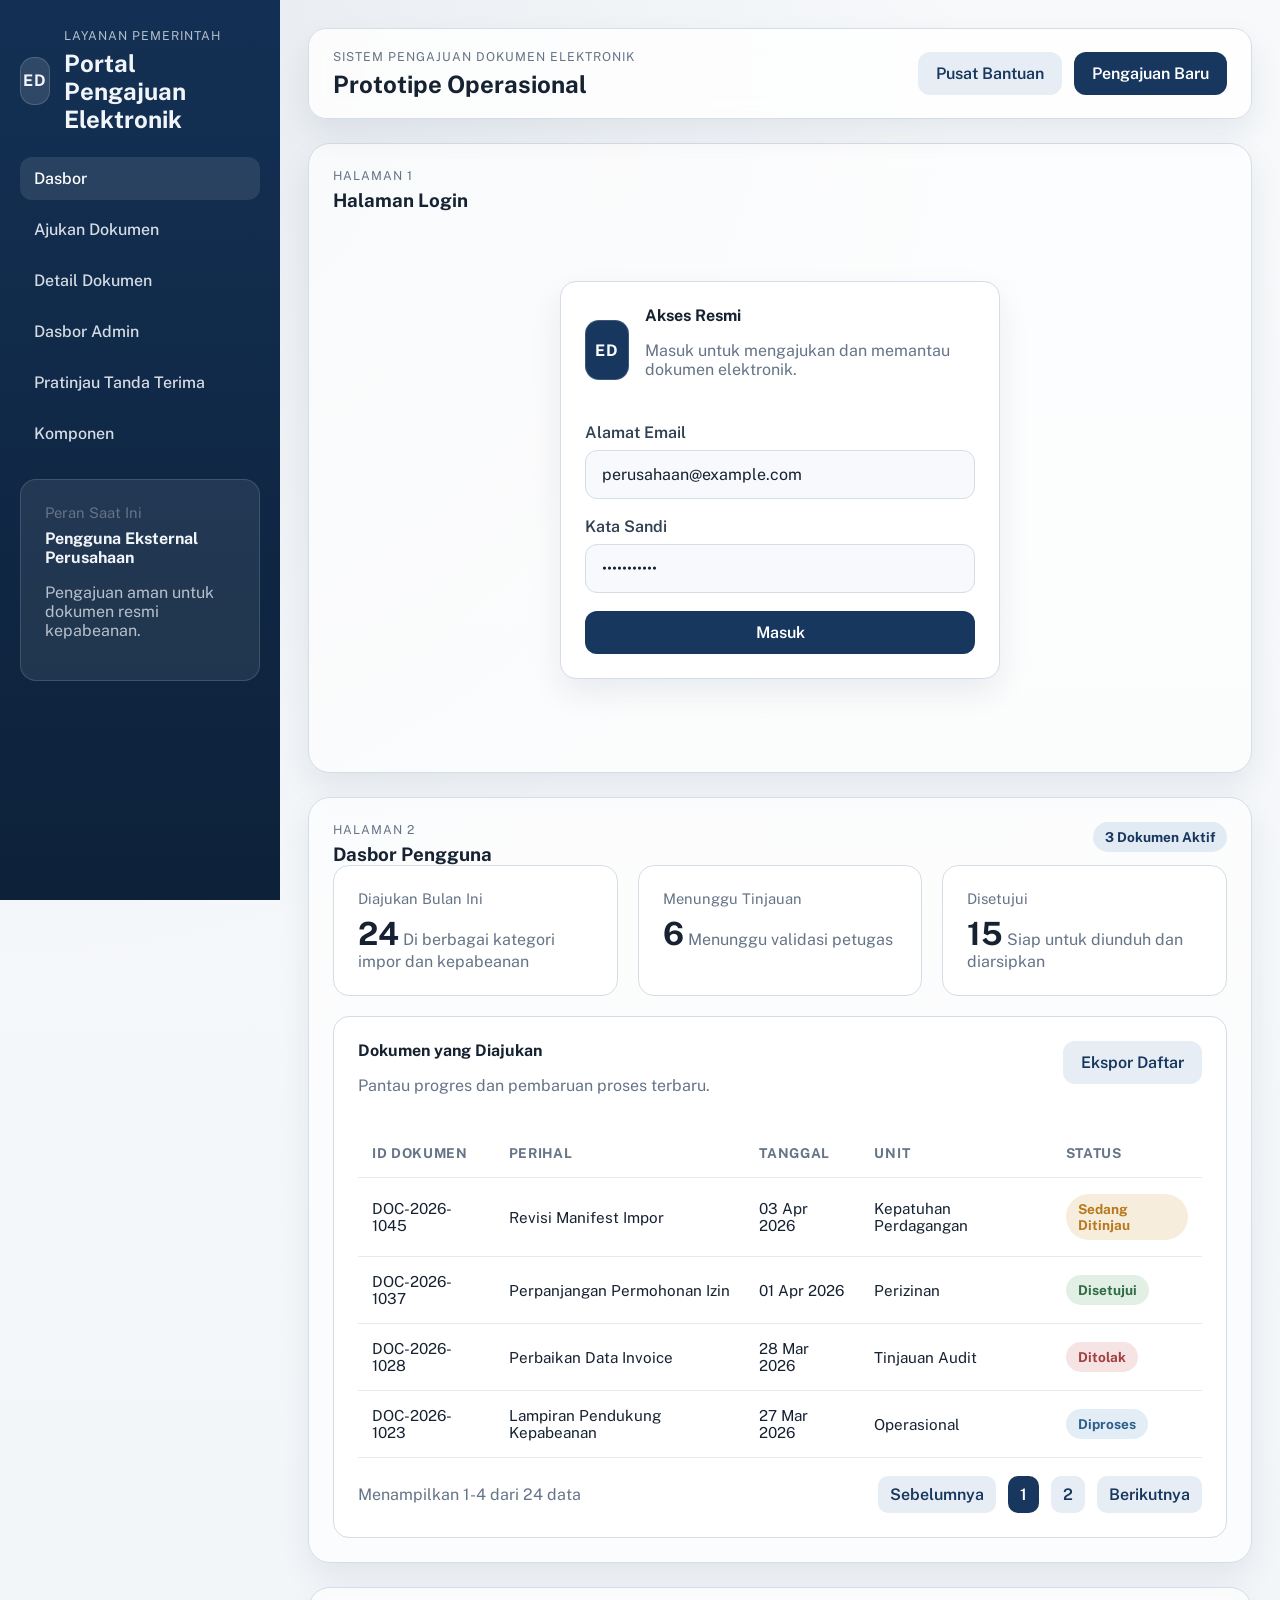
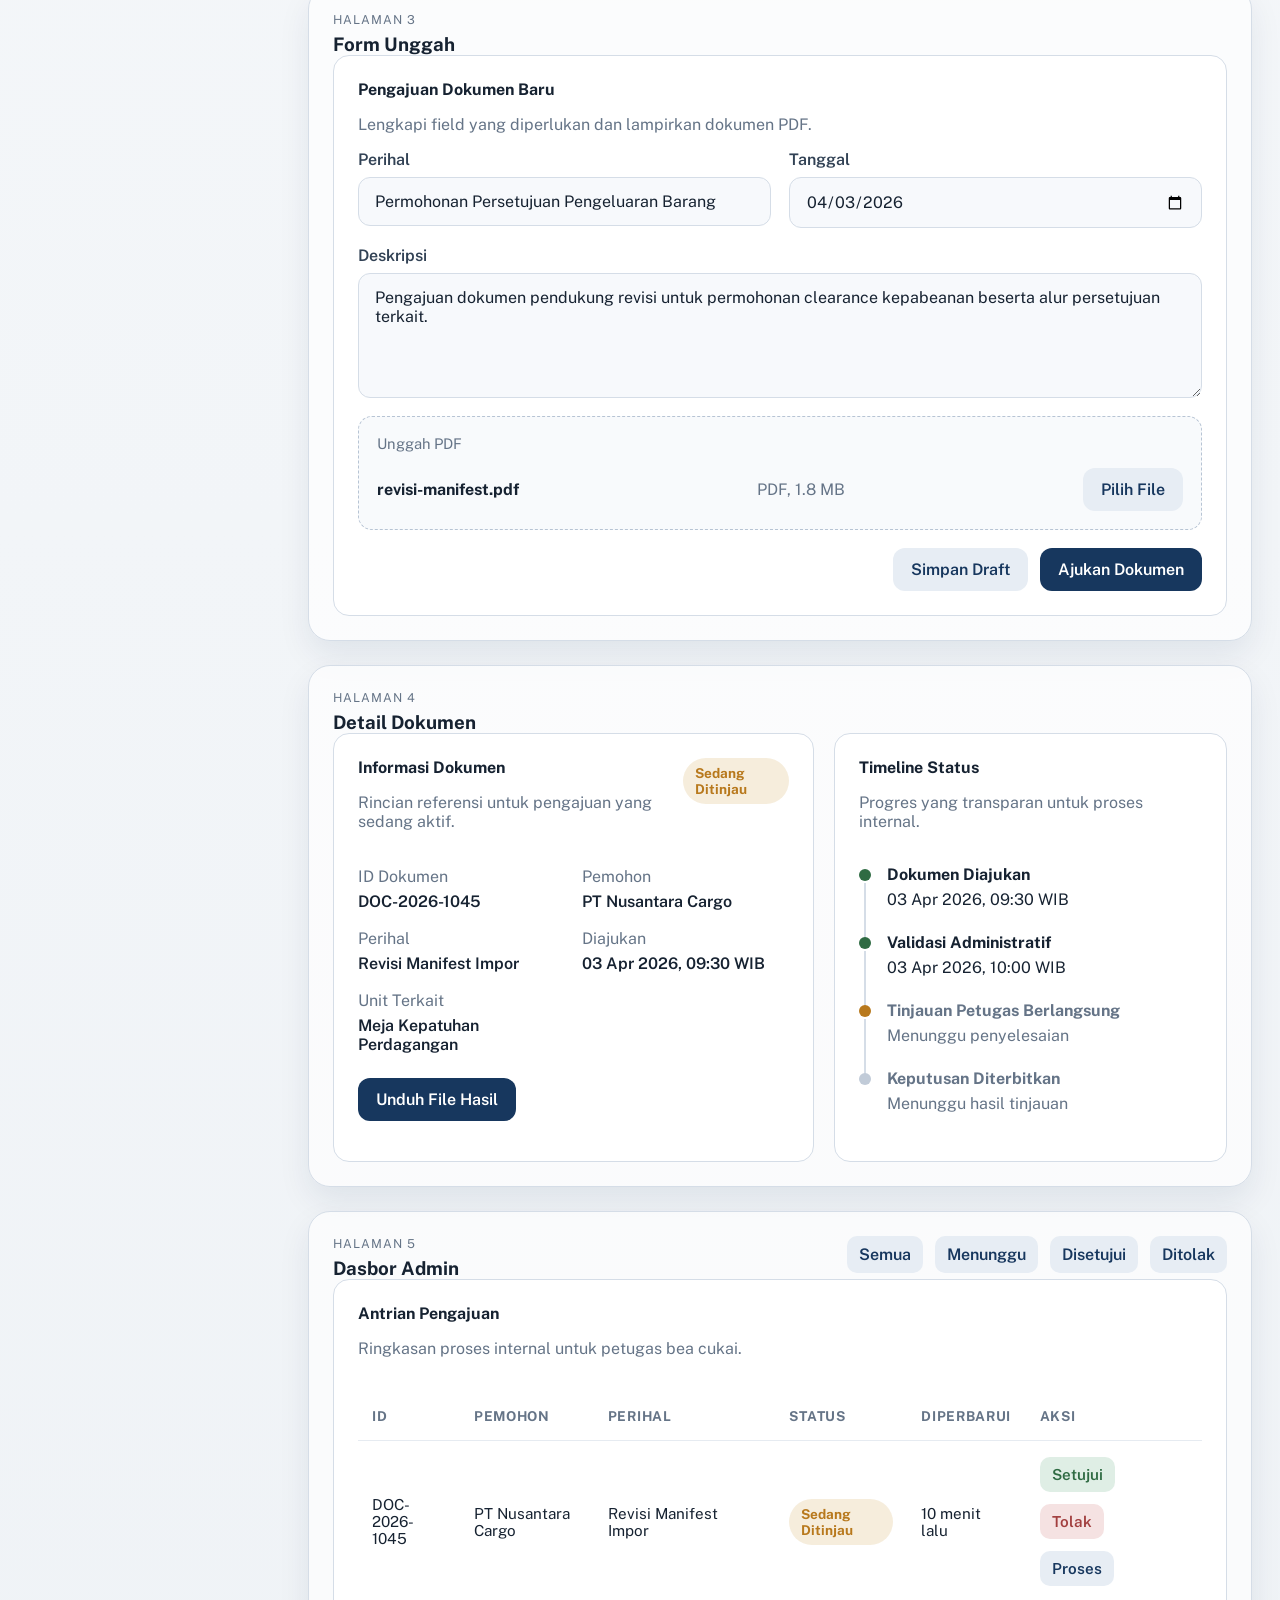
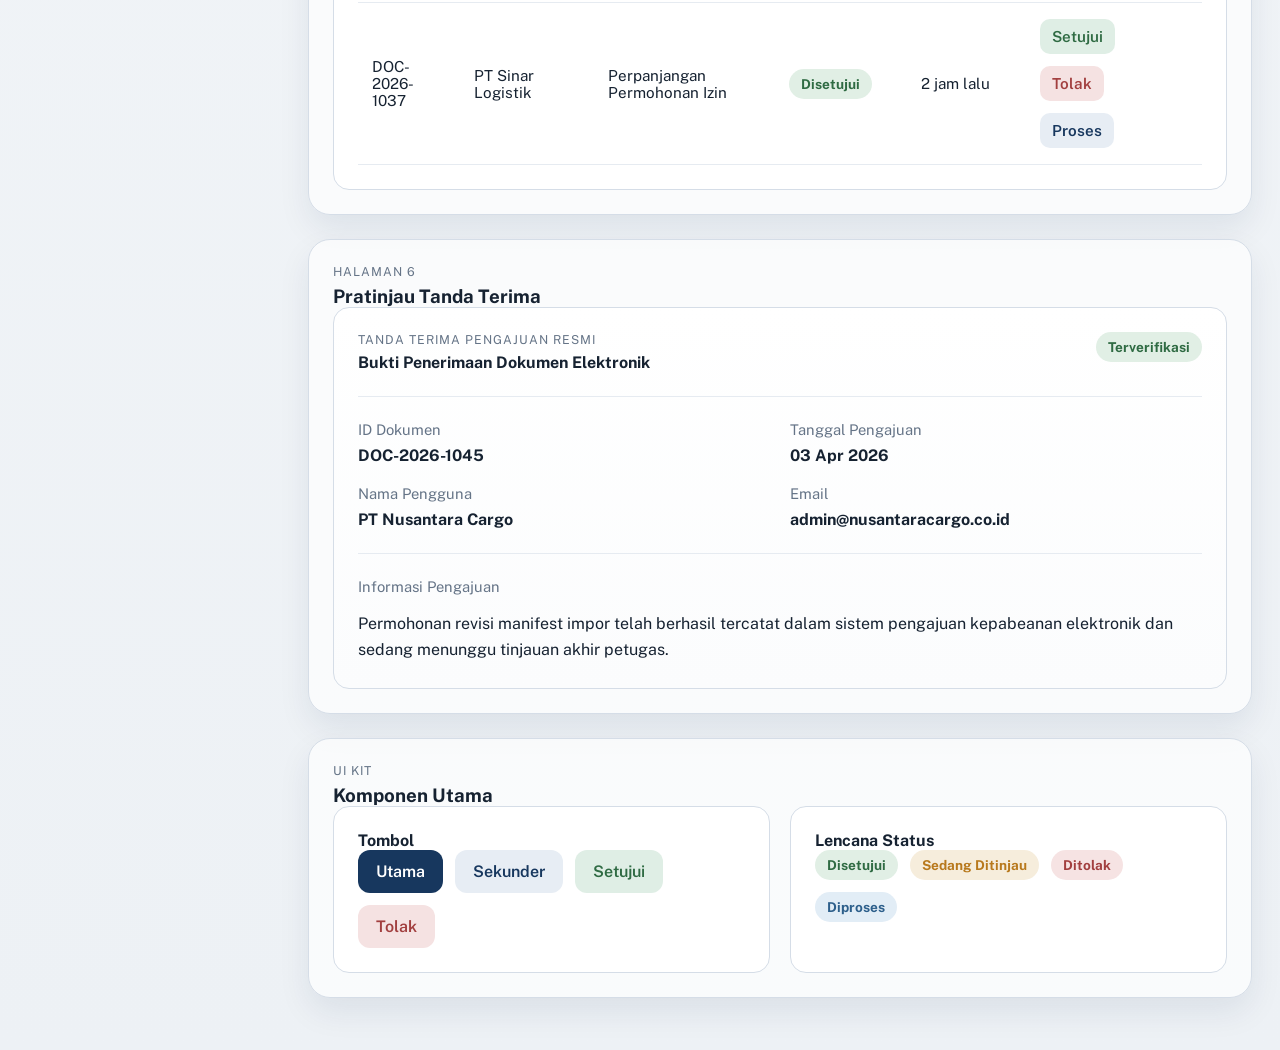
<file: index.html>
<!DOCTYPE html>
<html lang="id">
<head>
  <meta charset="UTF-8">
  <meta name="viewport" content="width=device-width, initial-scale=1.0">
  <title>Prototipe Portal Pengajuan Elektronik</title>
  <link rel="preconnect" href="https://fonts.googleapis.com">
  <link rel="preconnect" href="https://fonts.gstatic.com" crossorigin>
  <link href="https://fonts.googleapis.com/css2?family=Public+Sans:wght@400;500;600;700&display=swap" rel="stylesheet">
  <link rel="stylesheet" href="styles.css">
</head>
<body>
  <div class="site-shell">
    <aside class="sidebar">
      <div class="brand">
        <div class="brand-mark">ED</div>
        <div>
          <p class="eyebrow">Layanan Pemerintah</p>
          <h1>Portal Pengajuan Elektronik</h1>
        </div>
      </div>

      <nav class="nav">
        <a class="nav-link active" href="#dashboard">Dasbor</a>
        <a class="nav-link" href="#upload">Ajukan Dokumen</a>
        <a class="nav-link" href="#detail">Detail Dokumen</a>
        <a class="nav-link" href="#admin">Dasbor Admin</a>
        <a class="nav-link" href="#receipt">Pratinjau Tanda Terima</a>
        <a class="nav-link" href="#components">Komponen</a>
      </nav>

      <div class="sidebar-footer card subtle-card">
        <p class="card-label">Peran Saat Ini</p>
        <strong>Pengguna Eksternal Perusahaan</strong>
        <p class="muted">Pengajuan aman untuk dokumen resmi kepabeanan.</p>
      </div>
    </aside>

    <main class="main">
      <header class="topbar">
        <div>
          <p class="eyebrow">Sistem Pengajuan Dokumen Elektronik</p>
          <h2>Prototipe Operasional</h2>
        </div>
        <div class="topbar-actions">
          <button class="btn btn-secondary">Pusat Bantuan</button>
          <button class="btn btn-primary">Pengajuan Baru</button>
        </div>
      </header>

      <section class="screen login-screen" id="login">
        <div class="screen-heading">
          <div>
            <p class="eyebrow">Halaman 1</p>
            <h3>Halaman Login</h3>
          </div>
        </div>

        <div class="login-panel card">
          <div class="login-logo">
            <div class="brand-mark large">ED</div>
            <div>
              <h4>Akses Resmi</h4>
              <p class="muted">Masuk untuk mengajukan dan memantau dokumen elektronik.</p>
            </div>
          </div>

          <form class="form-grid">
            <label class="field">
              <span>Alamat Email</span>
              <input type="email" value="perusahaan@example.com">
            </label>
            <label class="field">
              <span>Kata Sandi</span>
              <input type="password" value="password123">
            </label>
            <button type="button" class="btn btn-primary btn-block">Masuk</button>
          </form>
        </div>
      </section>

      <section class="screen" id="dashboard">
        <div class="screen-heading">
          <div>
            <p class="eyebrow">Halaman 2</p>
            <h3>Dasbor Pengguna</h3>
          </div>
          <div class="screen-tools">
            <div class="badge badge-neutral">3 Dokumen Aktif</div>
          </div>
        </div>

        <div class="stats-grid">
          <article class="card metric-card">
            <p class="card-label">Diajukan Bulan Ini</p>
            <strong>24</strong>
            <span class="muted">Di berbagai kategori impor dan kepabeanan</span>
          </article>
          <article class="card metric-card">
            <p class="card-label">Menunggu Tinjauan</p>
            <strong>6</strong>
            <span class="muted">Menunggu validasi petugas</span>
          </article>
          <article class="card metric-card">
            <p class="card-label">Disetujui</p>
            <strong>15</strong>
            <span class="muted">Siap untuk diunduh dan diarsipkan</span>
          </article>
        </div>

        <article class="card">
          <div class="card-head">
            <div>
              <h4>Dokumen yang Diajukan</h4>
              <p class="muted">Pantau progres dan pembaruan proses terbaru.</p>
            </div>
            <button class="btn btn-secondary">Ekspor Daftar</button>
          </div>

          <div class="table-wrap">
            <table>
              <thead>
                <tr>
                  <th>ID Dokumen</th>
                  <th>Perihal</th>
                  <th>Tanggal</th>
                  <th>Unit</th>
                  <th>Status</th>
                </tr>
              </thead>
              <tbody>
                <tr>
                  <td>DOC-2026-1045</td>
                  <td>Revisi Manifest Impor</td>
                  <td>03 Apr 2026</td>
                  <td>Kepatuhan Perdagangan</td>
                  <td><span class="badge badge-warning">Sedang Ditinjau</span></td>
                </tr>
                <tr>
                  <td>DOC-2026-1037</td>
                  <td>Perpanjangan Permohonan Izin</td>
                  <td>01 Apr 2026</td>
                  <td>Perizinan</td>
                  <td><span class="badge badge-success">Disetujui</span></td>
                </tr>
                <tr>
                  <td>DOC-2026-1028</td>
                  <td>Perbaikan Data Invoice</td>
                  <td>28 Mar 2026</td>
                  <td>Tinjauan Audit</td>
                  <td><span class="badge badge-danger">Ditolak</span></td>
                </tr>
                <tr>
                  <td>DOC-2026-1023</td>
                  <td>Lampiran Pendukung Kepabeanan</td>
                  <td>27 Mar 2026</td>
                  <td>Operasional</td>
                  <td><span class="badge badge-info">Diproses</span></td>
                </tr>
              </tbody>
            </table>
          </div>

          <div class="pagination">
            <span class="muted">Menampilkan 1-4 dari 24 data</span>
            <div class="pagination-controls">
              <button class="btn btn-secondary btn-small">Sebelumnya</button>
              <button class="btn btn-primary btn-small">1</button>
              <button class="btn btn-secondary btn-small">2</button>
              <button class="btn btn-secondary btn-small">Berikutnya</button>
            </div>
          </div>
        </article>
      </section>

      <section class="screen" id="upload">
        <div class="screen-heading">
          <div>
            <p class="eyebrow">Halaman 3</p>
            <h3>Form Unggah</h3>
          </div>
        </div>

        <article class="card form-card">
          <div class="card-head">
            <div>
              <h4>Pengajuan Dokumen Baru</h4>
              <p class="muted">Lengkapi field yang diperlukan dan lampirkan dokumen PDF.</p>
            </div>
          </div>

          <form class="form-grid two-column">
            <label class="field">
              <span>Perihal</span>
              <input type="text" value="Permohonan Persetujuan Pengeluaran Barang">
            </label>
            <label class="field">
              <span>Tanggal</span>
              <input type="date" value="2026-04-03">
            </label>
            <label class="field field-full">
              <span>Deskripsi</span>
              <textarea rows="5">Pengajuan dokumen pendukung revisi untuk permohonan clearance kepabeanan beserta alur persetujuan terkait.</textarea>
            </label>
            <div class="upload-box field-full">
              <p class="card-label">Unggah PDF</p>
              <div class="upload-inner">
                <strong>revisi-manifest.pdf</strong>
                <span class="muted">PDF, 1.8 MB</span>
                <button type="button" class="btn btn-secondary">Pilih File</button>
              </div>
            </div>
            <div class="form-actions field-full">
              <button type="button" class="btn btn-secondary">Simpan Draft</button>
              <button type="button" class="btn btn-primary">Ajukan Dokumen</button>
            </div>
          </form>
        </article>
      </section>

      <section class="screen" id="detail">
        <div class="screen-heading">
          <div>
            <p class="eyebrow">Halaman 4</p>
            <h3>Detail Dokumen</h3>
          </div>
        </div>

        <div class="detail-grid">
          <article class="card">
            <div class="card-head">
              <div>
                <h4>Informasi Dokumen</h4>
                <p class="muted">Rincian referensi untuk pengajuan yang sedang aktif.</p>
              </div>
              <span class="badge badge-warning">Sedang Ditinjau</span>
            </div>

            <dl class="detail-list">
              <div>
                <dt>ID Dokumen</dt>
                <dd>DOC-2026-1045</dd>
              </div>
              <div>
                <dt>Pemohon</dt>
                <dd>PT Nusantara Cargo</dd>
              </div>
              <div>
                <dt>Perihal</dt>
                <dd>Revisi Manifest Impor</dd>
              </div>
              <div>
                <dt>Diajukan</dt>
                <dd>03 Apr 2026, 09:30 WIB</dd>
              </div>
              <div>
                <dt>Unit Terkait</dt>
                <dd>Meja Kepatuhan Perdagangan</dd>
              </div>
            </dl>

            <button class="btn btn-primary">Unduh File Hasil</button>
          </article>

          <article class="card">
            <div class="card-head">
              <div>
                <h4>Timeline Status</h4>
                <p class="muted">Progres yang transparan untuk proses internal.</p>
              </div>
            </div>

            <ol class="timeline">
              <li class="timeline-item complete">
                <strong>Dokumen Diajukan</strong>
                <span>03 Apr 2026, 09:30 WIB</span>
              </li>
              <li class="timeline-item complete">
                <strong>Validasi Administratif</strong>
                <span>03 Apr 2026, 10:00 WIB</span>
              </li>
              <li class="timeline-item current">
                <strong>Tinjauan Petugas Berlangsung</strong>
                <span>Menunggu penyelesaian</span>
              </li>
              <li class="timeline-item">
                <strong>Keputusan Diterbitkan</strong>
                <span>Menunggu hasil tinjauan</span>
              </li>
            </ol>
          </article>
        </div>
      </section>

      <section class="screen" id="admin">
        <div class="screen-heading">
          <div>
            <p class="eyebrow">Halaman 5</p>
            <h3>Dasbor Admin</h3>
          </div>
          <div class="filters">
            <button class="btn btn-secondary btn-small">Semua</button>
            <button class="btn btn-secondary btn-small">Menunggu</button>
            <button class="btn btn-secondary btn-small">Disetujui</button>
            <button class="btn btn-secondary btn-small">Ditolak</button>
          </div>
        </div>

        <article class="card">
          <div class="card-head">
            <div>
              <h4>Antrian Pengajuan</h4>
              <p class="muted">Ringkasan proses internal untuk petugas bea cukai.</p>
            </div>
          </div>

          <div class="table-wrap">
            <table>
              <thead>
                <tr>
                  <th>ID</th>
                  <th>Pemohon</th>
                  <th>Perihal</th>
                  <th>Status</th>
                  <th>Diperbarui</th>
                  <th>Aksi</th>
                </tr>
              </thead>
              <tbody>
                <tr>
                  <td>DOC-2026-1045</td>
                  <td>PT Nusantara Cargo</td>
                  <td>Revisi Manifest Impor</td>
                  <td><span class="badge badge-warning">Sedang Ditinjau</span></td>
                  <td>10 menit lalu</td>
                  <td>
                    <div class="action-group">
                      <button class="btn btn-success btn-small">Setujui</button>
                      <button class="btn btn-danger btn-small">Tolak</button>
                      <button class="btn btn-secondary btn-small">Proses</button>
                    </div>
                  </td>
                </tr>
                <tr>
                  <td>DOC-2026-1037</td>
                  <td>PT Sinar Logistik</td>
                  <td>Perpanjangan Permohonan Izin</td>
                  <td><span class="badge badge-success">Disetujui</span></td>
                  <td>2 jam lalu</td>
                  <td>
                    <div class="action-group">
                      <button class="btn btn-success btn-small">Setujui</button>
                      <button class="btn btn-danger btn-small">Tolak</button>
                      <button class="btn btn-secondary btn-small">Proses</button>
                    </div>
                  </td>
                </tr>
              </tbody>
            </table>
          </div>
        </article>
      </section>

      <section class="screen" id="receipt">
        <div class="screen-heading">
          <div>
            <p class="eyebrow">Halaman 6</p>
            <h3>Pratinjau Tanda Terima</h3>
          </div>
        </div>

        <article class="receipt card">
          <div class="receipt-head">
            <div>
              <p class="eyebrow">Tanda Terima Pengajuan Resmi</p>
              <h4>Bukti Penerimaan Dokumen Elektronik</h4>
            </div>
            <span class="badge badge-success">Terverifikasi</span>
          </div>

          <div class="receipt-grid">
            <div>
              <p class="card-label">ID Dokumen</p>
              <strong>DOC-2026-1045</strong>
            </div>
            <div>
              <p class="card-label">Tanggal Pengajuan</p>
              <strong>03 Apr 2026</strong>
            </div>
            <div>
              <p class="card-label">Nama Pengguna</p>
              <strong>PT Nusantara Cargo</strong>
            </div>
            <div>
              <p class="card-label">Email</p>
              <strong>admin@nusantaracargo.co.id</strong>
            </div>
          </div>

          <div class="receipt-summary">
            <p class="card-label">Informasi Pengajuan</p>
            <p>Permohonan revisi manifest impor telah berhasil tercatat dalam sistem pengajuan kepabeanan elektronik dan sedang menunggu tinjauan akhir petugas.</p>
          </div>
        </article>
      </section>

      <section class="screen" id="components">
        <div class="screen-heading">
          <div>
            <p class="eyebrow">UI Kit</p>
            <h3>Komponen Utama</h3>
          </div>
        </div>

        <div class="component-grid">
          <article class="card">
            <h4>Tombol</h4>
            <div class="stack-row">
              <button class="btn btn-primary">Utama</button>
              <button class="btn btn-secondary">Sekunder</button>
              <button class="btn btn-success">Setujui</button>
              <button class="btn btn-danger">Tolak</button>
            </div>
          </article>

          <article class="card">
            <h4>Lencana Status</h4>
            <div class="stack-row">
              <span class="badge badge-success">Disetujui</span>
              <span class="badge badge-warning">Sedang Ditinjau</span>
              <span class="badge badge-danger">Ditolak</span>
              <span class="badge badge-info">Diproses</span>
            </div>
          </article>
        </div>
      </section>
    </main>
  </div>
</body>
</html>
</file>
<file: styles.css>
:root {
  --bg: #edf1f5;
  --surface: #ffffff;
  --surface-alt: #f7f9fc;
  --border: #d5dde7;
  --text: #162231;
  --muted: #657487;
  --primary: #17375e;
  --primary-strong: #102948;
  --success: #2f6b43;
  --warning: #b8791d;
  --danger: #a23f3f;
  --info: #2d5f8b;
  --shadow: 0 14px 32px rgba(15, 39, 71, 0.08);
  --radius: 16px;
  --radius-sm: 10px;
  --sidebar-width: 280px;
}

* {
  box-sizing: border-box;
}

html {
  scroll-behavior: smooth;
}

body {
  margin: 0;
  font-family: "Public Sans", sans-serif;
  background:
    radial-gradient(circle at top left, rgba(23, 55, 94, 0.08), transparent 22%),
    linear-gradient(180deg, #f7f9fb 0%, var(--bg) 100%);
  color: var(--text);
}

button,
input,
textarea {
  font: inherit;
}

.site-shell {
  display: grid;
  grid-template-columns: var(--sidebar-width) minmax(0, 1fr);
  min-height: 100vh;
}

.sidebar {
  position: sticky;
  top: 0;
  height: 100vh;
  padding: 28px 20px;
  background: linear-gradient(180deg, #133054 0%, #0d2139 100%);
  color: #f1f5f9;
  display: flex;
  flex-direction: column;
  gap: 24px;
}

.brand {
  display: flex;
  align-items: center;
  gap: 14px;
}

.brand-mark {
  width: 48px;
  height: 48px;
  border-radius: 14px;
  display: grid;
  place-items: center;
  background: rgba(255, 255, 255, 0.12);
  border: 1px solid rgba(255, 255, 255, 0.16);
  font-weight: 700;
  letter-spacing: 0.08em;
}

.brand-mark.large {
  width: 60px;
  height: 60px;
  color: white;
  background: var(--primary);
}

.brand h1,
.topbar h2,
.screen-heading h3,
.card h4 {
  margin: 0;
}

.eyebrow {
  margin: 0 0 6px;
  font-size: 0.77rem;
  text-transform: uppercase;
  letter-spacing: 0.08em;
  color: var(--muted);
}

.sidebar .eyebrow,
.sidebar .muted {
  color: rgba(241, 245, 249, 0.72);
}

.nav {
  display: flex;
  flex-direction: column;
  gap: 8px;
}

.nav-link {
  padding: 12px 14px;
  border-radius: 12px;
  color: rgba(241, 245, 249, 0.88);
  text-decoration: none;
  font-weight: 500;
}

.nav-link:hover,
.nav-link.active {
  background: rgba(255, 255, 255, 0.1);
  color: white;
}

.main {
  padding: 28px;
}

.topbar,
.screen,
.card,
.login-panel,
.receipt {
  border: 1px solid var(--border);
}

.topbar {
  background: rgba(255, 255, 255, 0.82);
  backdrop-filter: blur(10px);
  border-radius: 18px;
  padding: 20px 24px;
  display: flex;
  justify-content: space-between;
  align-items: center;
  margin-bottom: 24px;
  box-shadow: var(--shadow);
}

.topbar-actions,
.screen-tools,
.filters,
.stack-row,
.pagination-controls,
.action-group {
  display: flex;
  gap: 12px;
  flex-wrap: wrap;
}

.screen {
  background: rgba(255, 255, 255, 0.7);
  border-radius: 22px;
  padding: 24px;
  margin-bottom: 24px;
  box-shadow: var(--shadow);
}

.screen-heading,
.card-head,
.receipt-head {
  display: flex;
  justify-content: space-between;
  align-items: flex-start;
  gap: 16px;
}

.login-screen {
  min-height: 70vh;
  display: flex;
  flex-direction: column;
}

.login-panel {
  width: min(440px, 100%);
  background: var(--surface);
  margin: auto;
  border-radius: 20px;
  padding: 32px;
  box-shadow: var(--shadow);
}

.login-logo {
  display: flex;
  align-items: center;
  gap: 16px;
  margin-bottom: 28px;
}

.card,
.receipt {
  background: var(--surface);
  border-radius: var(--radius);
  padding: 24px;
}

.subtle-card {
  background: rgba(255, 255, 255, 0.08);
  border-color: rgba(255, 255, 255, 0.14);
}

.stats-grid,
.component-grid,
.detail-grid {
  display: grid;
  gap: 20px;
}

.stats-grid {
  grid-template-columns: repeat(3, minmax(0, 1fr));
  margin-bottom: 20px;
}

.component-grid {
  grid-template-columns: repeat(2, minmax(0, 1fr));
}

.detail-grid {
  grid-template-columns: 1.1fr 0.9fr;
}

.metric-card strong {
  font-size: 2rem;
  margin: 10px 0 6px;
}

.card-label {
  margin: 0 0 8px;
  color: var(--muted);
  font-size: 0.92rem;
}

.muted {
  color: var(--muted);
}

.form-grid {
  display: grid;
  gap: 18px;
}

.form-grid.two-column {
  grid-template-columns: repeat(2, minmax(0, 1fr));
}

.field,
.upload-box {
  display: flex;
  flex-direction: column;
  gap: 8px;
}

.field span {
  font-weight: 600;
  color: #324255;
}

.field input,
.field textarea {
  width: 100%;
  border: 1px solid var(--border);
  border-radius: 12px;
  padding: 14px 16px;
  background: var(--surface-alt);
  color: var(--text);
}

.field-full {
  grid-column: 1 / -1;
}

.upload-box {
  padding: 18px;
  border: 1px dashed #b7c4d4;
  border-radius: 14px;
  background: #f8fafc;
}

.upload-inner {
  display: flex;
  align-items: center;
  justify-content: space-between;
  gap: 16px;
  flex-wrap: wrap;
}

.form-actions {
  display: flex;
  justify-content: flex-end;
  gap: 12px;
}

.btn {
  border: 0;
  border-radius: 12px;
  padding: 12px 18px;
  font-weight: 600;
  cursor: pointer;
  transition: background-color 0.2s ease, transform 0.2s ease;
}

.btn:hover {
  transform: translateY(-1px);
}

.btn-primary {
  background: var(--primary);
  color: white;
}

.btn-primary:hover {
  background: var(--primary-strong);
}

.btn-secondary {
  background: #e7edf4;
  color: var(--primary);
}

.btn-success {
  background: #dfeee5;
  color: var(--success);
}

.btn-danger {
  background: #f5e2e2;
  color: var(--danger);
}

.btn-small {
  padding: 9px 12px;
  border-radius: 10px;
}

.btn-block {
  width: 100%;
}

.badge {
  display: inline-flex;
  align-items: center;
  border-radius: 999px;
  padding: 7px 12px;
  font-size: 0.85rem;
  font-weight: 700;
}

.badge-neutral {
  color: var(--primary);
  background: #e2eaf4;
}

.badge-success {
  color: var(--success);
  background: #e1efe5;
}

.badge-warning {
  color: var(--warning);
  background: #f6eddc;
}

.badge-danger {
  color: var(--danger);
  background: #f6e3e3;
}

.badge-info {
  color: var(--info);
  background: #e2edf6;
}

.table-wrap {
  overflow-x: auto;
  margin-top: 18px;
}

table {
  width: 100%;
  border-collapse: collapse;
  min-width: 760px;
}

th,
td {
  padding: 16px 14px;
  border-bottom: 1px solid #e6ebf1;
  text-align: left;
  font-size: 0.95rem;
}

th {
  color: var(--muted);
  font-size: 0.85rem;
  text-transform: uppercase;
  letter-spacing: 0.05em;
}

.pagination {
  display: flex;
  justify-content: space-between;
  align-items: center;
  gap: 12px;
  margin-top: 18px;
}

.detail-list {
  display: grid;
  grid-template-columns: repeat(2, minmax(0, 1fr));
  gap: 18px;
  margin: 20px 0 24px;
}

.detail-list dt {
  color: var(--muted);
  margin-bottom: 6px;
}

.detail-list dd {
  margin: 0;
  font-weight: 600;
}

.timeline {
  list-style: none;
  padding: 0;
  margin: 18px 0 0;
}

.timeline-item {
  position: relative;
  padding: 0 0 24px 28px;
  color: var(--muted);
}

.timeline-item::before {
  content: "";
  position: absolute;
  left: 0;
  top: 4px;
  width: 12px;
  height: 12px;
  border-radius: 50%;
  background: #c1cbd8;
}

.timeline-item::after {
  content: "";
  position: absolute;
  left: 5px;
  top: 18px;
  width: 2px;
  height: calc(100% - 8px);
  background: #d5dde7;
}

.timeline-item:last-child::after {
  display: none;
}

.timeline-item.complete {
  color: var(--text);
}

.timeline-item.complete::before {
  background: var(--success);
}

.timeline-item.current::before {
  background: var(--warning);
}

.timeline-item strong,
.timeline-item span {
  display: block;
}

.timeline-item strong {
  margin-bottom: 6px;
}

.receipt {
  max-width: 920px;
  background: linear-gradient(180deg, #ffffff 0%, #fbfcfd 100%);
}

.receipt-grid {
  display: grid;
  grid-template-columns: repeat(2, minmax(0, 1fr));
  gap: 20px;
  padding: 24px 0;
  border-top: 1px solid #e6ebf1;
  border-bottom: 1px solid #e6ebf1;
  margin: 24px 0;
}

.receipt-summary p:last-child {
  margin-bottom: 0;
  line-height: 1.65;
}

@media (max-width: 1080px) {
  .site-shell {
    grid-template-columns: 1fr;
  }

  .sidebar {
    position: static;
    height: auto;
  }

  .stats-grid,
  .detail-grid,
  .component-grid,
  .form-grid.two-column,
  .receipt-grid {
    grid-template-columns: 1fr;
  }
}

@media (max-width: 720px) {
  .main {
    padding: 16px;
  }

  .topbar,
  .screen,
  .card,
  .login-panel,
  .receipt {
    padding: 18px;
  }

  .topbar,
  .screen-heading,
  .card-head,
  .receipt-head,
  .pagination {
    flex-direction: column;
    align-items: stretch;
  }

  .detail-list {
    grid-template-columns: 1fr;
  }

  .form-actions {
    justify-content: stretch;
    flex-direction: column;
  }

  .form-actions .btn {
    width: 100%;
  }
}
</file>
